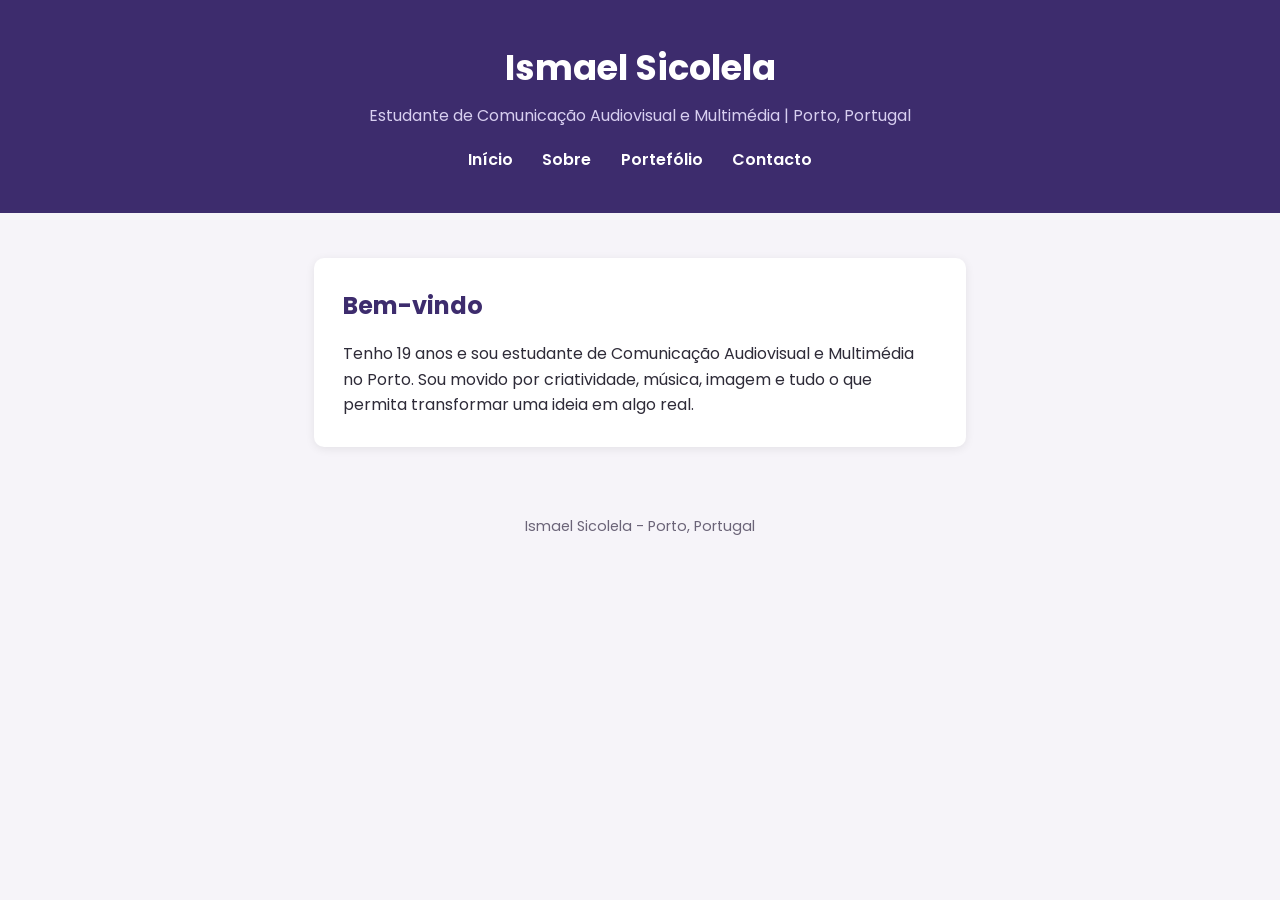
<file: index.html>
<!DOCTYPE html>
<html lang="pt">
<head>
  <meta charset="UTF-8">
  <title>Ismael Sicolela - Personal Page</title>
  <link href="https://fonts.googleapis.com/css2?family=Poppins:wght@400;600;700&display=swap" rel="stylesheet">
  <link rel="stylesheet" href="styles.css">
</head>
<body>

  <header>
    <h1>Ismael Sicolela</h1>
    <p>Estudante de Comunicação Audiovisual e Multimédia | Porto, Portugal</p>
    <nav>
      <a href="index.html">Início</a>
      <a href="sobre.html">Sobre</a>
      <a href="portfolio.html">Portefólio</a>
      <a href="contacto.html">Contacto</a>
    </nav>
  </header>

  <main>
    <section>
      <h2>Bem-vindo</h2>
      <p>Tenho 19 anos e sou estudante de Comunicação Audiovisual e Multimédia no Porto.
         Sou movido por criatividade, música, imagem e tudo o que permita transformar
         uma ideia em algo real.</p>
    </section>
  </main>

  <footer>
    <p>Ismael Sicolela - Porto, Portugal</p>
  </footer>

</body>
</html>
</file>
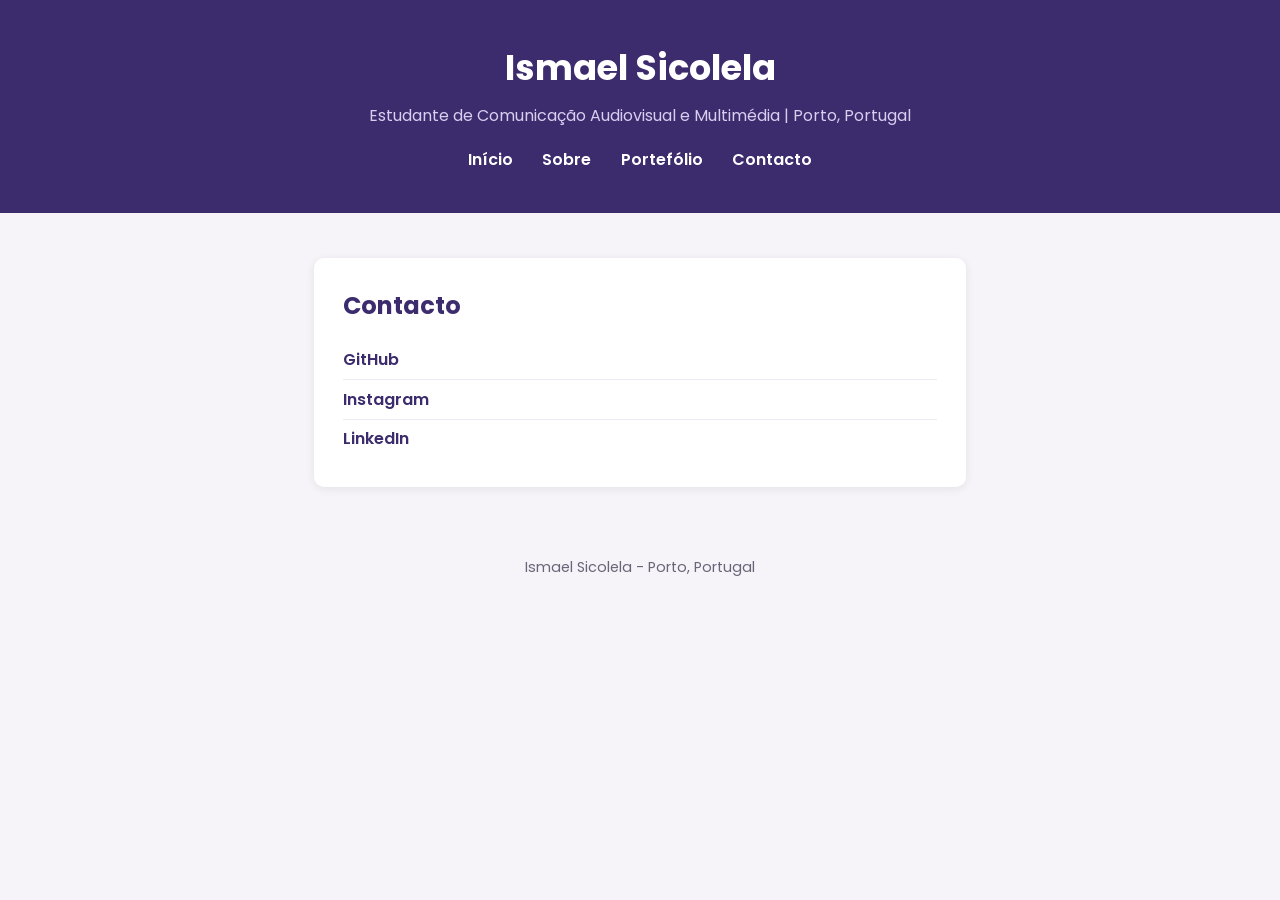
<file: contacto.html>
<!DOCTYPE html>
<html lang="pt">
<head>
  <meta charset="UTF-8">
  <title>Contacto - Ismael Sicolela</title>
  <link href="https://fonts.googleapis.com/css2?family=Poppins:wght@400;600;700&display=swap" rel="stylesheet">
  <link rel="stylesheet" href="styles.css">
</head>
<body>

  <header>
    <h1>Ismael Sicolela</h1>
    <p>Estudante de Comunicação Audiovisual e Multimédia | Porto, Portugal</p>
    <nav>
      <a href="index.html">Início</a>
      <a href="sobre.html">Sobre</a>
      <a href="portfolio.html">Portefólio</a>
      <a href="contacto.html">Contacto</a>
    </nav>
  </header>

  <main>
    <section>
      <h2>Contacto</h2>
      <ul class="contact-list">
        <li><a href="https://github.com/ismaelpatiny-create" target="_blank">GitHub</a></li>
        <li><a href="https://www.instagram.com/ismael_sicolela" target="_blank">Instagram</a></li>
        <li><a href="https://www.linkedin.com/in/ismael-sicolela-29004a390" target="_blank">LinkedIn</a></li>
      </ul>
    </section>
  </main>

  <footer>
    <p>Ismael Sicolela - Porto, Portugal</p>
  </footer>

</body>
</html>
</file>
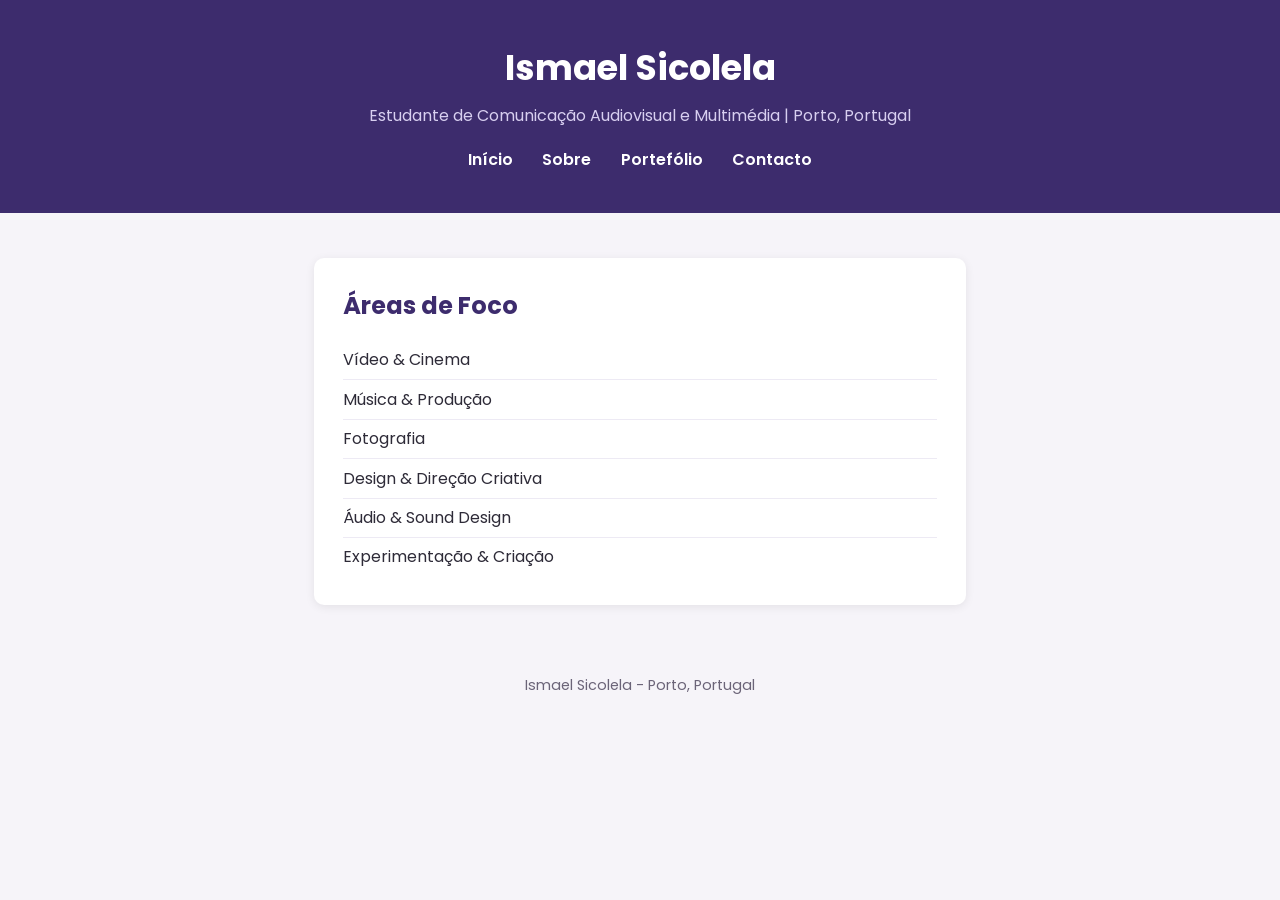
<file: portfolio.html>
<!DOCTYPE html>
<html lang="pt">
<head>
  <meta charset="UTF-8">
  <title>Portefólio - Ismael Sicolela</title>
  <link href="https://fonts.googleapis.com/css2?family=Poppins:wght@400;600;700&display=swap" rel="stylesheet">
  <link rel="stylesheet" href="styles.css">
</head>
<body>

  <header>
    <h1>Ismael Sicolela</h1>
    <p>Estudante de Comunicação Audiovisual e Multimédia | Porto, Portugal</p>
    <nav>
      <a href="index.html">Início</a>
      <a href="sobre.html">Sobre</a>
      <a href="portfolio.html">Portefólio</a>
      <a href="contacto.html">Contacto</a>
    </nav>
  </header>

  <main>
    <section>
      <h2>Áreas de Foco</h2>
      <ul>
        <li>Vídeo &amp; Cinema</li>
        <li>Música &amp; Produção</li>
        <li>Fotografia</li>
        <li>Design &amp; Direção Criativa</li>
        <li>Áudio &amp; Sound Design</li>
        <li>Experimentação &amp; Criação</li>
      </ul>
    </section>
  </main>

  <footer>
    <p>Ismael Sicolela - Porto, Portugal</p>
  </footer>

</body>
</html>
</file>
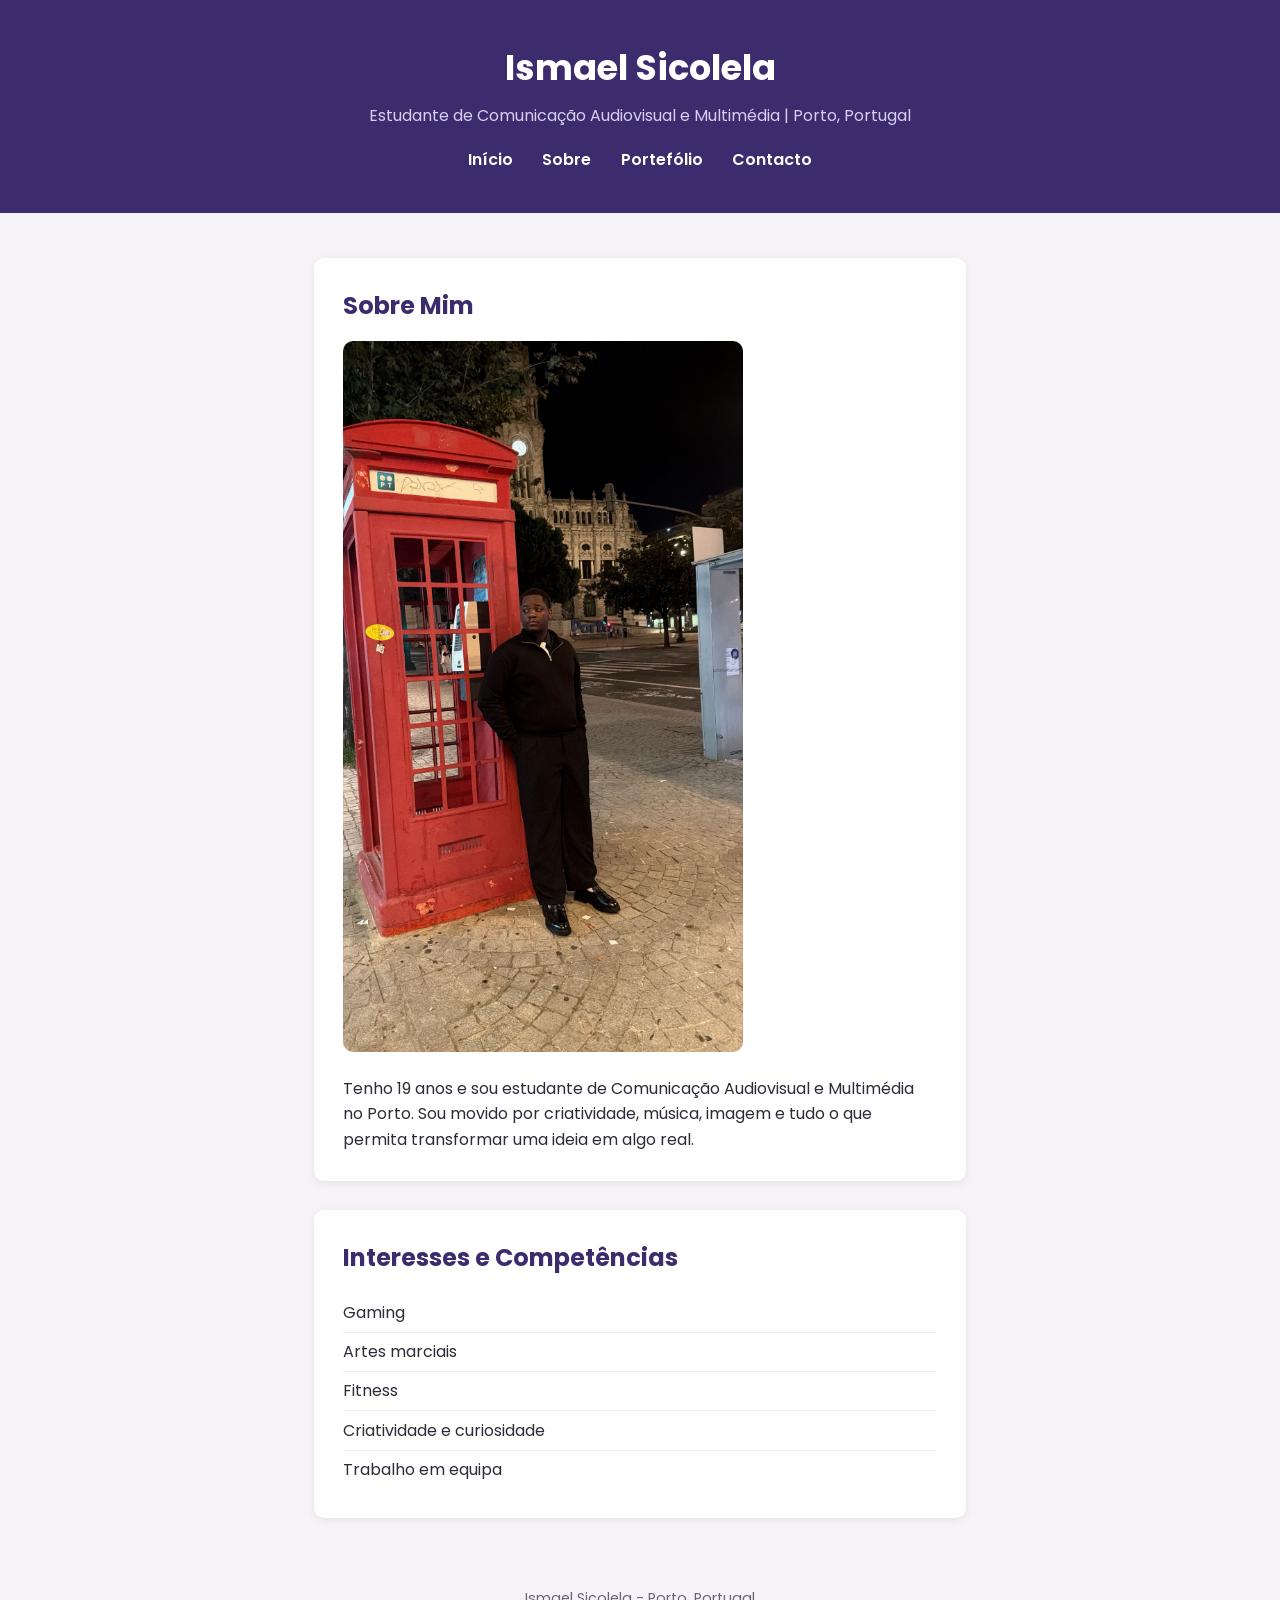
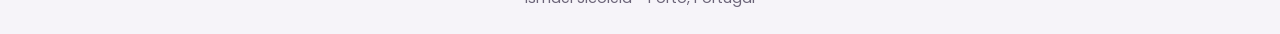
<file: sobre.html>
<!DOCTYPE html>
<html lang="pt">
<head>
  <meta charset="UTF-8">
  <title>Sobre - Ismael Sicolela</title>
  <link href="https://fonts.googleapis.com/css2?family=Poppins:wght@400;600;700&display=swap" rel="stylesheet">
  <link rel="stylesheet" href="styles.css">
</head>
<body>

  <header>
    <h1>Ismael Sicolela</h1>
    <p>Estudante de Comunicação Audiovisual e Multimédia | Porto, Portugal</p>
    <nav>
      <a href="index.html">Início</a>
      <a href="sobre.html">Sobre</a>
      <a href="portfolio.html">Portefólio</a>
      <a href="contacto.html">Contacto</a>
    </nav>
  </header>

  <main>

    <section>
      <h2>Sobre Mim</h2>
      <img src="foto.jpg" alt="Ismael Sicolela no Porto" width="400">
      <p>Tenho 19 anos e sou estudante de Comunicação Audiovisual e Multimédia no Porto.
         Sou movido por criatividade, música, imagem e tudo o que permita transformar
         uma ideia em algo real.</p>
    </section>

    <section>
      <h2>Interesses e Competências</h2>
      <ul>
        <li>Gaming</li>
        <li>Artes marciais</li>
        <li>Fitness</li>
        <li>Criatividade e curiosidade</li>
        <li>Trabalho em equipa</li>
      </ul>
    </section>

  </main>

  <footer>
    <p>Ismael Sicolela - Porto, Portugal</p>
  </footer>

</body>
</html>
</file>
<file: styles.css>
/* Basic Reset */
* {
  margin: 0;
  padding: 0;
  box-sizing: border-box;
}

body {
  font-family: 'Poppins', Arial, sans-serif;
  line-height: 1.6;
  color: #2E2B38;
  background: #F6F4F9;
}

/* Header */
header {
  background: #3D2C6D;
  color: white;
  padding: 2.5rem 1.5rem;
  text-align: center;
}

header h1 {
  font-size: 2.2rem;
  margin-bottom: 0.4rem;
}

header p {
  color: #D8CFF0;
  margin-bottom: 1.2rem;
}

nav a {
  color: white;
  text-decoration: none;
  margin: 0 0.8rem;
  font-weight: 600;
  border-bottom: 2px solid transparent;
  padding-bottom: 2px;
}

nav a:hover {
  border-bottom: 2px solid #E8A33D;
}

/* Sections */
main {
  max-width: 700px;
  margin: 0 auto;
  padding: 1rem 1.5rem;
}

section {
  background: white;
  border-radius: 10px;
  box-shadow: 0 2px 10px rgba(0, 0, 0, 0.08);
  padding: 1.8rem;
  margin: 1.8rem 0;
}

section h2 {
  color: #3D2C6D;
  margin-bottom: 1rem;
}

section img {
  border-radius: 10px;
  margin-bottom: 1rem;
}

/* Lists */
ul {
  list-style: none;
}

ul li {
  padding: 0.4rem 0;
  border-bottom: 1px solid #EDEAF4;
}

ul li:last-child {
  border-bottom: none;
}

.contact-list a {
  color: #3D2C6D;
  text-decoration: none;
  font-weight: 600;
}

.contact-list a:hover {
  color: #E8A33D;
}

/* Footer */
footer {
  text-align: center;
  padding: 1.5rem;
  color: #6B6478;
  font-size: 0.9rem;
}
</file>
